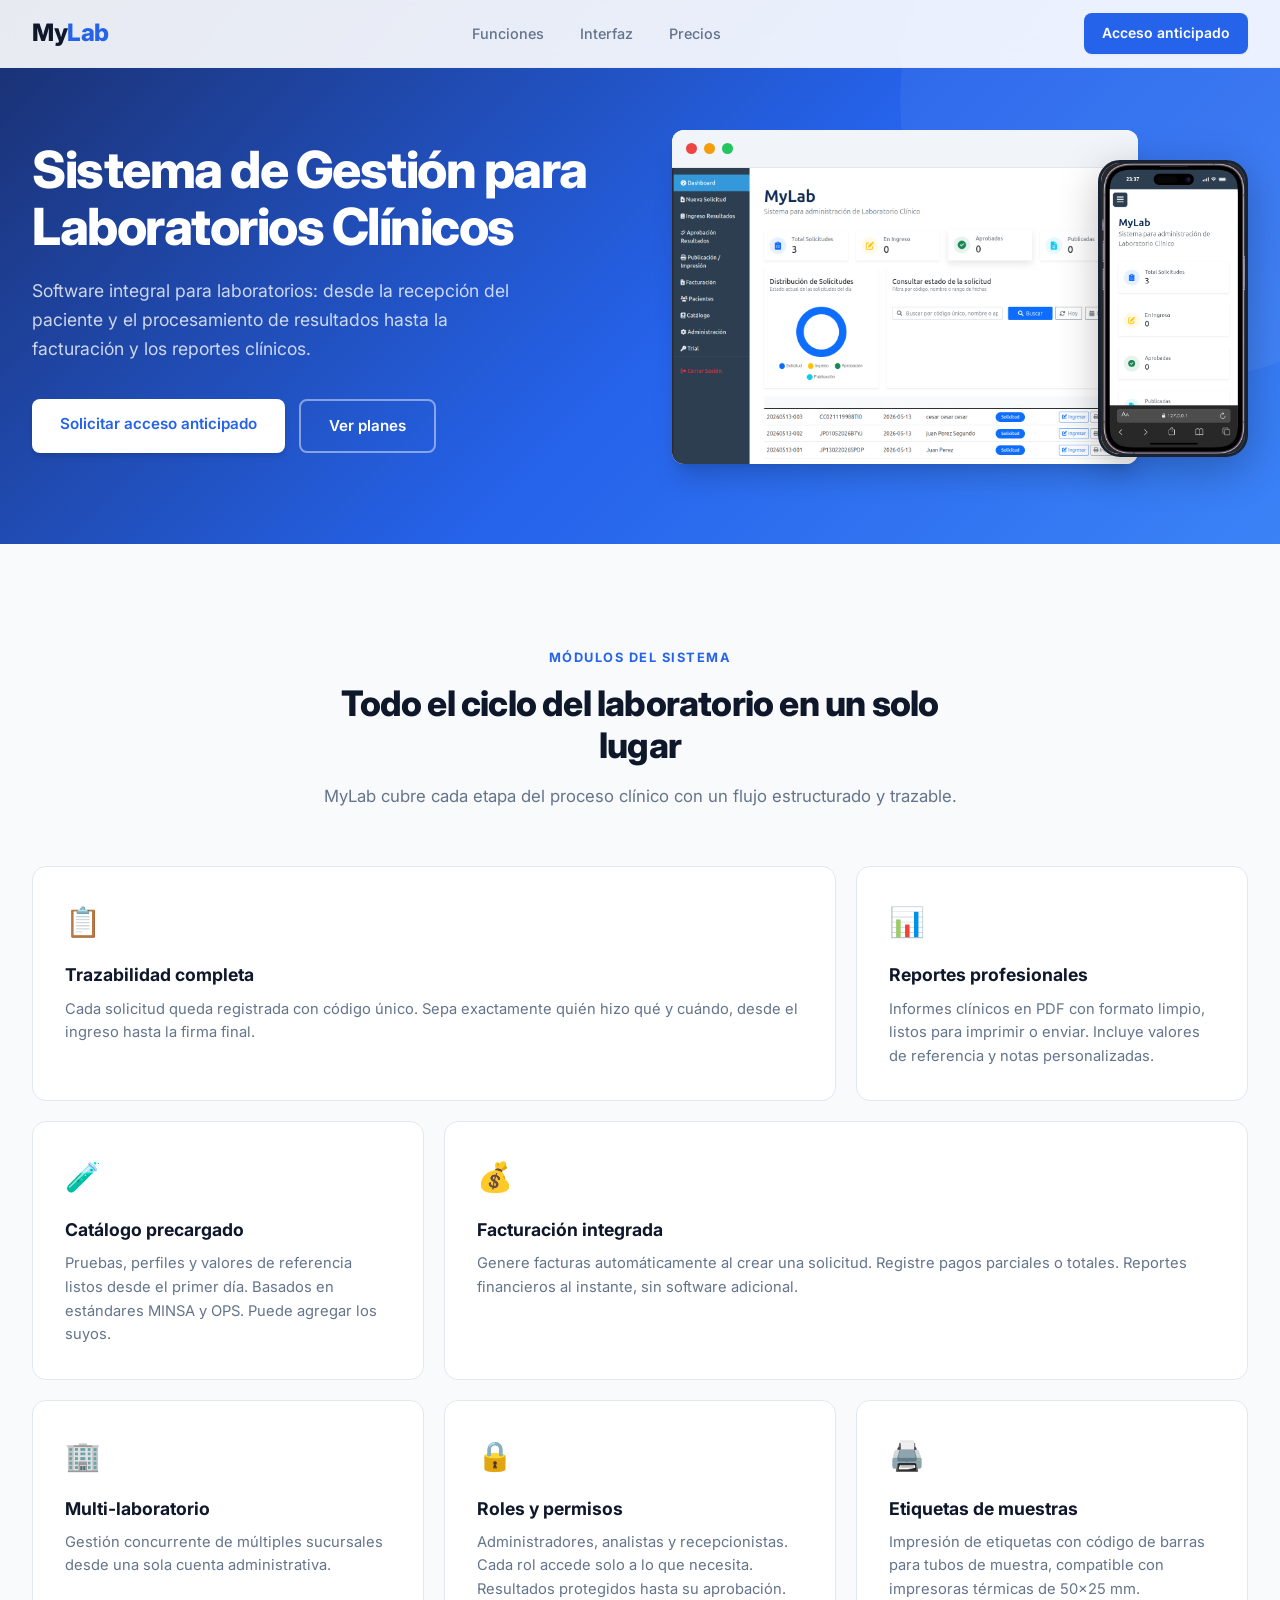
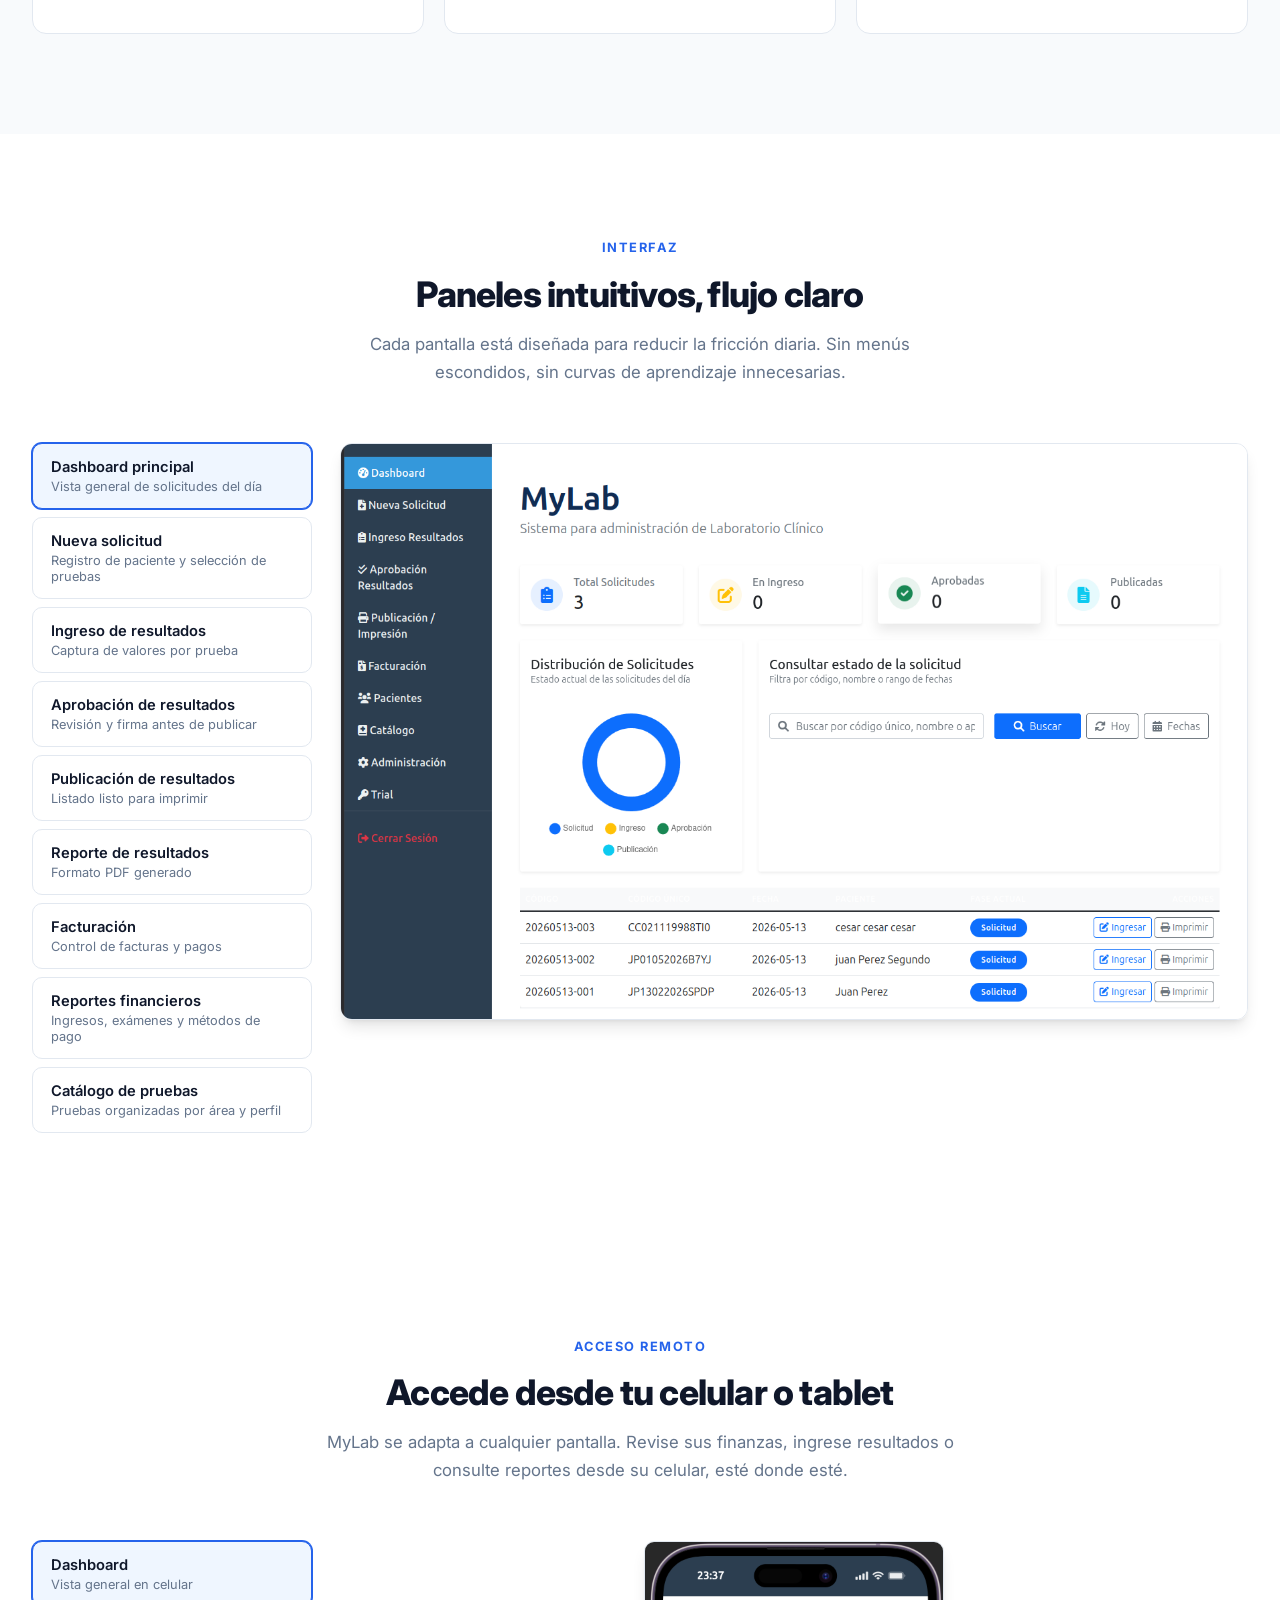
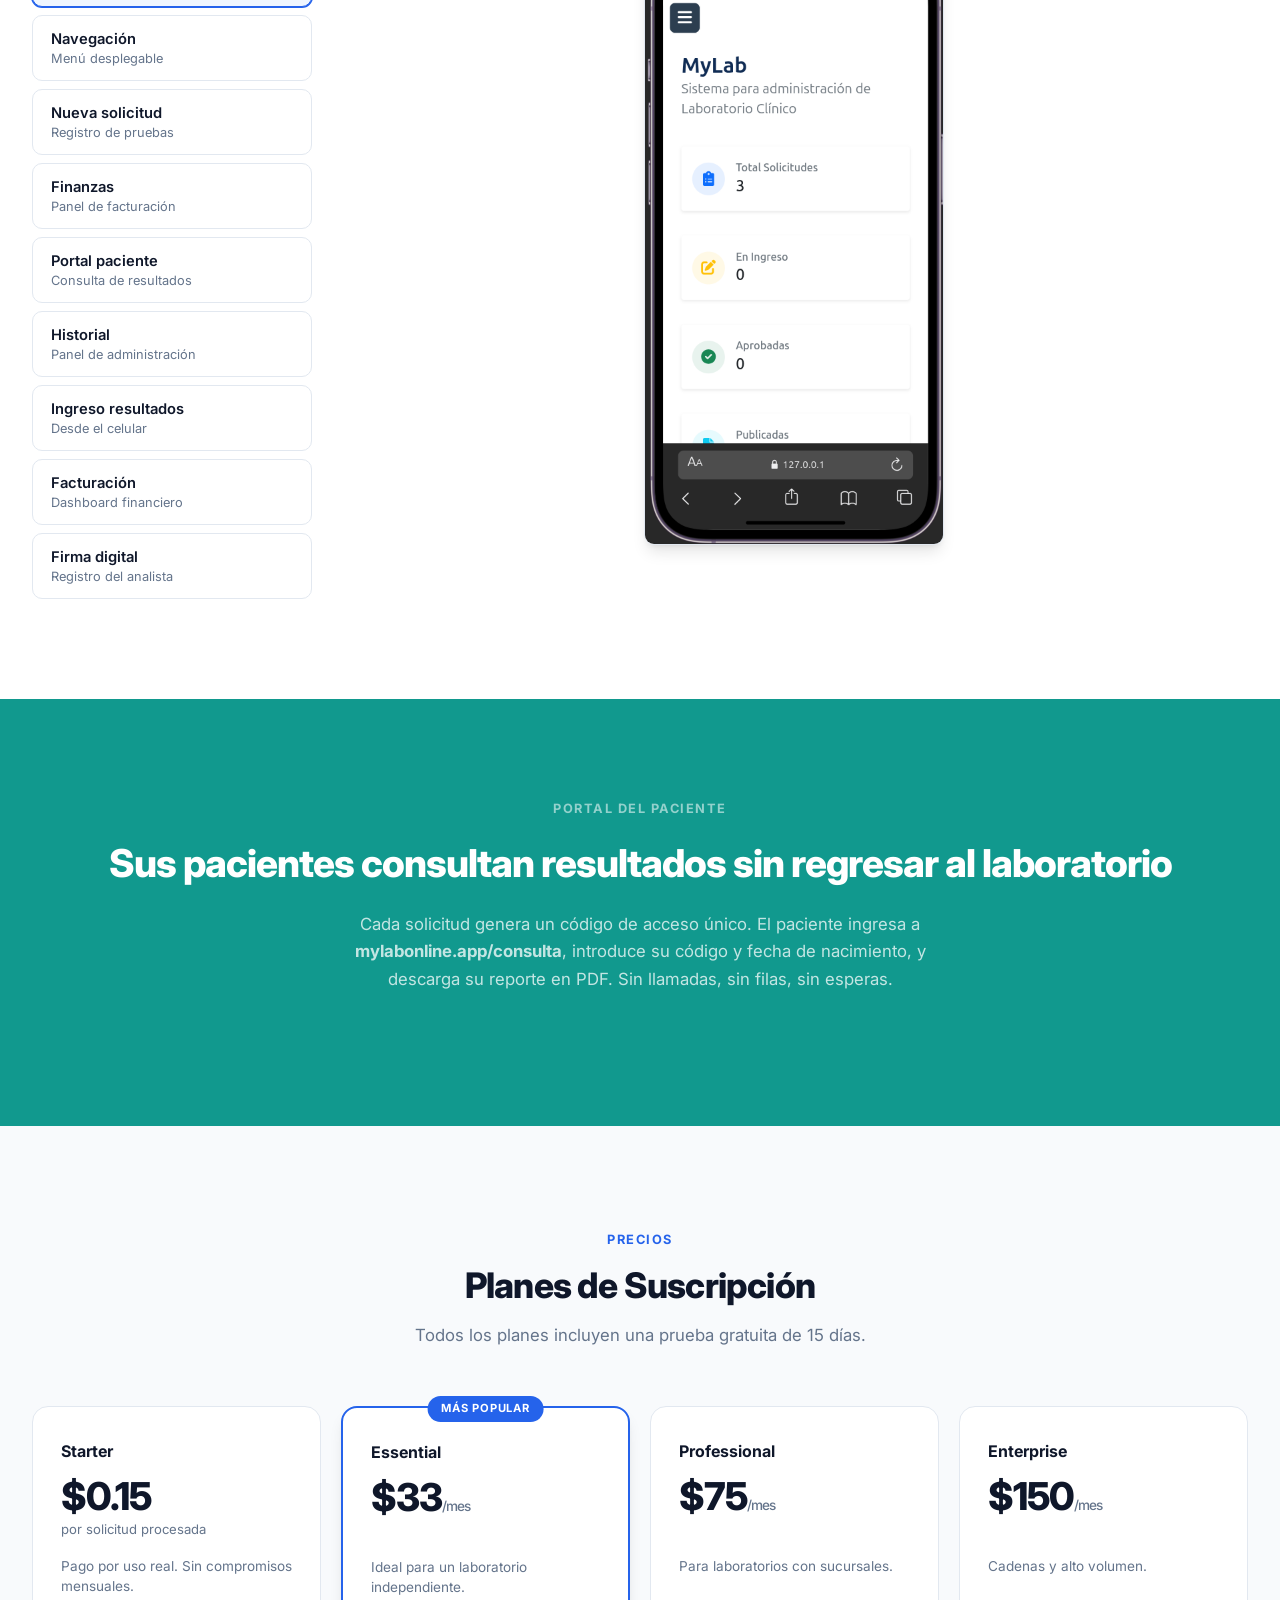
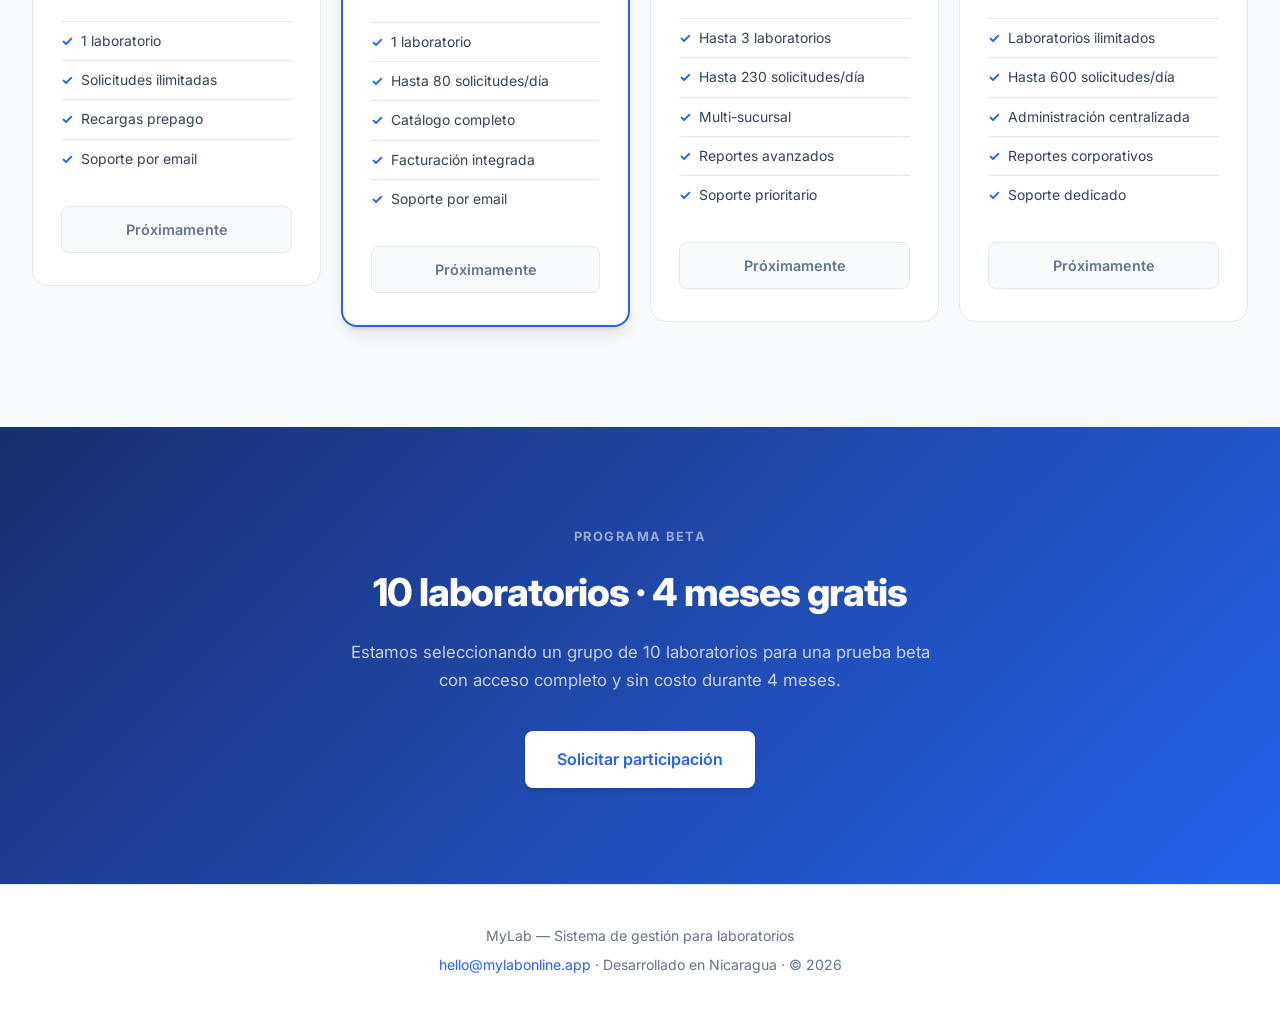
<file: index.html>
<!doctype html>
<html lang="es">
    <head>
        <meta charset="UTF-8" />
        <meta name="viewport" content="width=device-width, initial-scale=1.0" />
        <title>MyLab — Sistema de Gestión para Laboratorios Clínicos</title>
        <meta
            name="description"
            content="Software para laboratorios clínicos: solicitudes, resultados, facturación y reportes en un solo sistema."
        />
        <link rel="preconnect" href="https://fonts.googleapis.com" />
        <link
            href="https://fonts.googleapis.com/css2?family=Inter:wght@400;500;600;700;800&display=swap"
            rel="stylesheet"
        />
        <link rel="stylesheet" href="css/landing.css" />
    </head>
    <body>
        <!-- ─── NAVBAR ────────────────────────────────────────────── -->
        <nav class="navbar">
            <div class="nav-container">
                <a href="#" class="nav-logo">My<span>Lab</span></a>
                <ul class="nav-links">
                    <li><a href="#funciones">Funciones</a></li>
                    <li><a href="#interfaz">Interfaz</a></li>
                    <li><a href="#precios">Precios</a></li>
                </ul>
                <div class="nav-actions">
                    <a href="#beta" class="btn-primary btn-sm"
                        >Acceso anticipado</a
                    >
                </div>
            </div>
        </nav>

        <!-- ─── HERO ──────────────────────────────────────────────── -->
        <section class="hero">
            <div class="hero-inner">
                <!-- Left: text -->
                <div class="hero-text">
                    <h1>Sistema de Gestión para Laboratorios Clínicos</h1>
                    <p>
                        Software integral para laboratorios: desde la recepción
                        del paciente y el procesamiento de resultados hasta la
                        facturación y los reportes clínicos.
                    </p>
                    <div class="hero-buttons">
                        <a href="#beta" class="btn-primary-white"
                            >Solicitar acceso anticipado</a
                        >
                        <a href="#precios" class="btn-outline">Ver planes</a>
                    </div>
                </div>

                <!-- Right: screenshots -->
                <div class="hero-visual">
                    <div class="browser-frame">
                        <div class="browser-bar">
                            <span class="dot r"></span>
                            <span class="dot y"></span>
                            <span class="dot g"></span>
                        </div>
                        <img
                            src="fig/Captura desde 2026-05-13 17-40-03.png"
                            alt="Dashboard principal de MyLab"
                        />
                    </div>
                    <div class="phone-frame">
                        <img
                            src="fig_cellphone/Captura desde 2026-05-14 23-37-47.png"
                            alt="MyLab en celular"
                        />
                    </div>
                </div>
            </div>
        </section>

        <!-- ─── FEATURES ──────────────────────────────────────────── -->
        <section class="section bg-alt" id="funciones">
            <div class="section-inner">
                <div class="section-header">
                    <span class="section-label">Módulos del sistema</span>
                    <h2 class="section-title">
                        Todo el ciclo del laboratorio en un solo lugar
                    </h2>
                    <p class="section-sub">
                        MyLab cubre cada etapa del proceso clínico con un flujo
                        estructurado y trazable.
                    </p>
                </div>

                <div class="bento-grid">
                    <div class="bento-item wide">
                        <div class="bento-icon">📋</div>
                        <h3>Trazabilidad completa</h3>
                        <p>
                            Cada solicitud queda registrada con código único.
                            Sepa exactamente quién hizo qué y cuándo, desde el
                            ingreso hasta la firma final.
                        </p>
                    </div>
                    <div class="bento-item">
                        <div class="bento-icon">📊</div>
                        <h3>Reportes profesionales</h3>
                        <p>
                            Informes clínicos en PDF con formato limpio, listos
                            para imprimir o enviar. Incluye valores de
                            referencia y notas personalizadas.
                        </p>
                    </div>
                    <div class="bento-item">
                        <div class="bento-icon">🧪</div>
                        <h3>Catálogo precargado</h3>
                        <p>
                            Pruebas, perfiles y valores de referencia listos
                            desde el primer día. Basados en estándares MINSA y
                            OPS. Puede agregar los suyos.
                        </p>
                    </div>
                    <div class="bento-item wide">
                        <div class="bento-icon">💰</div>
                        <h3>Facturación integrada</h3>
                        <p>
                            Genere facturas automáticamente al crear una
                            solicitud. Registre pagos parciales o totales.
                            Reportes financieros al instante, sin software
                            adicional.
                        </p>
                    </div>
                    <div class="bento-item">
                        <div class="bento-icon">🏢</div>
                        <h3>Multi-laboratorio</h3>
                        <p>
                            Gestión concurrente de múltiples sucursales desde
                            una sola cuenta administrativa.
                        </p>
                    </div>
                    <div class="bento-item">
                        <div class="bento-icon">🔒</div>
                        <h3>Roles y permisos</h3>
                        <p>
                            Administradores, analistas y recepcionistas. Cada
                            rol accede solo a lo que necesita. Resultados
                            protegidos hasta su aprobación.
                        </p>
                    </div>
                    <div class="bento-item">
                        <div class="bento-icon">🖨️</div>
                        <h3>Etiquetas de muestras</h3>
                        <p>
                            Impresión de etiquetas con código de barras para
                            tubos de muestra, compatible con impresoras térmicas
                            de 50×25 mm.
                        </p>
                    </div>
                </div>
            </div>
        </section>

        <!-- ─── SCREENSHOTS (tabs) ────────────────────────────────── -->
        <section class="section" id="interfaz">
            <div class="section-inner">
                <div class="section-header">
                    <span class="section-label">Interfaz</span>
                    <h2 class="section-title">
                        Paneles intuitivos, flujo claro
                    </h2>
                    <p class="section-sub">
                        Cada pantalla está diseñada para reducir la fricción
                        diaria. Sin menús escondidos, sin curvas de aprendizaje
                        innecesarias.
                    </p>
                </div>

                <div class="tabs-wrap">
                    <div class="tabs-list">
                        <button
                            class="tab-btn active"
                            onclick="openTab(event, 's0')"
                        >
                            <strong>Dashboard principal</strong>
                            <span>Vista general de solicitudes del día</span>
                        </button>
                        <button class="tab-btn" onclick="openTab(event, 's1')">
                            <strong>Nueva solicitud</strong>
                            <span
                                >Registro de paciente y selección de
                                pruebas</span
                            >
                        </button>
                        <button class="tab-btn" onclick="openTab(event, 's2')">
                            <strong>Ingreso de resultados</strong>
                            <span>Captura de valores por prueba</span>
                        </button>
                        <button class="tab-btn" onclick="openTab(event, 's3')">
                            <strong>Aprobación de resultados</strong>
                            <span>Revisión y firma antes de publicar</span>
                        </button>
                        <button class="tab-btn" onclick="openTab(event, 's4')">
                            <strong>Publicación de resultados</strong>
                            <span>Listado listo para imprimir</span>
                        </button>
                        <button class="tab-btn" onclick="openTab(event, 's5')">
                            <strong>Reporte de resultados</strong>
                            <span>Formato PDF generado</span>
                        </button>
                        <button class="tab-btn" onclick="openTab(event, 's6')">
                            <strong>Facturación</strong>
                            <span>Control de facturas y pagos</span>
                        </button>
                        <button class="tab-btn" onclick="openTab(event, 's7')">
                            <strong>Reportes financieros</strong>
                            <span>Ingresos, exámenes y métodos de pago</span>
                        </button>
                        <button class="tab-btn" onclick="openTab(event, 's8')">
                            <strong>Catálogo de pruebas</strong>
                            <span>Pruebas organizadas por área y perfil</span>
                        </button>
                    </div>

                    <div class="tabs-content">
                        <div id="s0" class="tab-panel active">
                            <img
                                src="fig/Captura desde 2026-05-13 17-40-03.png"
                                alt="Dashboard"
                            />
                        </div>
                        <div id="s1" class="tab-panel">
                            <img
                                src="fig/Captura desde 2026-05-13 17-40-38.png"
                                alt="Nueva solicitud"
                            />
                        </div>
                        <div id="s2" class="tab-panel">
                            <img
                                src="fig/Captura desde 2026-05-13 17-41-01.png"
                                alt="Ingreso de resultados"
                            />
                        </div>
                        <div id="s3" class="tab-panel">
                            <img
                                src="fig/Captura desde 2026-05-13 17-42-06.png"
                                alt="Aprobación"
                            />
                        </div>
                        <div id="s4" class="tab-panel">
                            <img
                                src="fig/Captura desde 2026-05-13 17-42-24.png"
                                alt="Publicación"
                            />
                        </div>
                        <div id="s5" class="tab-panel">
                            <img
                                src="fig/Captura desde 2026-05-13 17-42-59.png"
                                alt="Reporte PDF"
                            />
                        </div>
                        <div id="s6" class="tab-panel">
                            <img
                                src="fig/Captura desde 2026-05-13 17-43-16.png"
                                alt="Facturación"
                            />
                        </div>
                        <div id="s7" class="tab-panel">
                            <img
                                src="fig/Captura desde 2026-05-13 17-43-34.png"
                                alt="Reportes financieros"
                            />
                        </div>
                        <div id="s8" class="tab-panel">
                            <img
                                src="fig/Captura desde 2026-05-13 17-44-01.png"
                                alt="Catálogo"
                            />
                        </div>
                    </div>
                </div>
            </div>
        </section>

        <!-- ─── MOBILE ──────────────────────────────────────────────── -->
        <section class="section" id="mobile">
            <div class="section-inner">
                <div class="section-header">
                    <span class="section-label">Acceso remoto</span>
                    <h2 class="section-title">
                        Accede desde tu celular o tablet
                    </h2>
                    <p class="section-sub">
                        MyLab se adapta a cualquier pantalla. Revise sus
                        finanzas, ingrese resultados o consulte reportes desde
                        su celular, esté donde esté.
                    </p>
                </div>

                <div class="tabs-wrap">
                    <div class="tabs-list">
                        <button
                            class="tab-btn active"
                            onclick="openTab2(event, 'm0')"
                        >
                            <strong>Dashboard</strong
                            ><span>Vista general en celular</span>
                        </button>
                        <button class="tab-btn" onclick="openTab2(event, 'm1')">
                            <strong>Navegación</strong
                            ><span>Menú desplegable</span>
                        </button>
                        <button class="tab-btn" onclick="openTab2(event, 'm2')">
                            <strong>Nueva solicitud</strong
                            ><span>Registro de pruebas</span>
                        </button>
                        <button class="tab-btn" onclick="openTab2(event, 'm3')">
                            <strong>Finanzas</strong
                            ><span>Panel de facturación</span>
                        </button>
                        <button class="tab-btn" onclick="openTab2(event, 'm4')">
                            <strong>Portal paciente</strong
                            ><span>Consulta de resultados</span>
                        </button>
                        <button class="tab-btn" onclick="openTab2(event, 'm5')">
                            <strong>Historial</strong
                            ><span>Panel de administración</span>
                        </button>
                        <button class="tab-btn" onclick="openTab2(event, 'm6')">
                            <strong>Ingreso resultados</strong
                            ><span>Desde el celular</span>
                        </button>
                        <button class="tab-btn" onclick="openTab2(event, 'm7')">
                            <strong>Facturación</strong
                            ><span>Dashboard financiero</span>
                        </button>
                        <button class="tab-btn" onclick="openTab2(event, 'm8')">
                            <strong>Firma digital</strong
                            ><span>Registro del analista</span>
                        </button>
                    </div>

                    <div class="tabs-content">
                        <div id="m0" class="tab-panel active">
                            <img
                                src="fig_cellphone/Captura desde 2026-05-14 23-37-47.png"
                                alt="Dashboard móvil"
                            />
                        </div>
                        <div id="m1" class="tab-panel">
                            <img
                                src="fig_cellphone/Captura desde 2026-05-14 23-37-56.png"
                                alt="Menú móvil"
                            />
                        </div>
                        <div id="m2" class="tab-panel">
                            <img
                                src="fig_cellphone/Captura desde 2026-05-14 23-38-26.png"
                                alt="Solicitudes móvil"
                            />
                        </div>
                        <div id="m3" class="tab-panel">
                            <img
                                src="fig_cellphone/Captura desde 2026-05-14 23-38-54.png"
                                alt="Finanzas móvil"
                            />
                        </div>
                        <div id="m4" class="tab-panel">
                            <img
                                src="fig_cellphone/Captura desde 2026-05-14 23-40-06.png"
                                alt="Portal paciente"
                            />
                        </div>
                        <div id="m5" class="tab-panel">
                            <img
                                src="fig_cellphone/Captura desde 2026-05-14 23-41-08.png"
                                alt="Historial paciente"
                            />
                        </div>
                        <div id="m6" class="tab-panel">
                            <img
                                src="fig_cellphone/Captura desde 2026-05-14 23-41-30.png"
                                alt="Ingreso resultados móvil"
                            />
                        </div>
                        <div id="m7" class="tab-panel">
                            <img
                                src="fig_cellphone/Captura desde 2026-05-14 23-42-29.png"
                                alt="Facturación móvil"
                            />
                        </div>
                        <div id="m8" class="tab-panel">
                            <img
                                src="fig_cellphone/Captura desde 2026-05-15 11-54-50.png"
                                alt="Firma digital"
                            />
                        </div>
                    </div>
                </div>
            </div>
        </section>

        <!-- ─── PATIENT PORTAL HIGHLIGHT ──────────────────────────────── -->
        <section class="cta-block" style="background: #11998e">
            <span class="section-label" style="color: rgba(255, 255, 255, 0.55)"
                >Portal del Paciente</span
            >
            <h2>
                Sus pacientes consultan resultados sin regresar al laboratorio
            </h2>
            <p>
                Cada solicitud genera un código de acceso único. El paciente
                ingresa a
                <strong>mylabonline.app/consulta</strong>, introduce su código y
                fecha de nacimiento, y descarga su reporte en PDF. Sin llamadas,
                sin filas, sin esperas.
            </p>
        </section>

        <!-- ─── PRICING ───────────────────────────────────────────── -->
        <section class="section bg-alt" id="precios">
            <div class="section-inner">
                <div class="section-header">
                    <span class="section-label">Precios</span>
                    <h2 class="section-title">Planes de Suscripción</h2>
                    <p class="section-sub">
                        Todos los planes incluyen una prueba gratuita de 15
                        días.
                    </p>
                </div>

                <div class="pricing-grid">
                    <!-- Starter -->
                    <div class="pricing-card">
                        <div class="pricing-name">Starter</div>
                        <div class="pricing-price">$0.15</div>
                        <div class="pricing-unit">por solicitud procesada</div>
                        <div class="pricing-detail">
                            Pago por uso real. Sin compromisos mensuales.
                        </div>
                        <ul class="pricing-features">
                            <li>1 laboratorio</li>
                            <li>Solicitudes ilimitadas</li>
                            <li>Recargas prepago</li>
                            <li>Soporte por email</li>
                        </ul>
                        <span class="pricing-btn muted">Próximamente</span>
                    </div>

                    <!-- Essential -->
                    <div class="pricing-card featured">
                        <div class="pricing-badge">Más Popular</div>
                        <div class="pricing-name">Essential</div>
                        <div class="pricing-price">$33<small>/mes</small></div>
                        <div class="pricing-unit">&nbsp;</div>
                        <div class="pricing-detail">
                            Ideal para un laboratorio independiente.
                        </div>
                        <ul class="pricing-features">
                            <li>1 laboratorio</li>
                            <li>Hasta 80 solicitudes/día</li>
                            <li>Catálogo completo</li>
                            <li>Facturación integrada</li>
                            <li>Soporte por email</li>
                        </ul>
                        <span class="pricing-btn muted">Próximamente</span>
                    </div>

                    <!-- Professional -->
                    <div class="pricing-card">
                        <div class="pricing-name">Professional</div>
                        <div class="pricing-price">$75<small>/mes</small></div>
                        <div class="pricing-unit">&nbsp;</div>
                        <div class="pricing-detail">
                            Para laboratorios con sucursales.
                        </div>
                        <ul class="pricing-features">
                            <li>Hasta 3 laboratorios</li>
                            <li>Hasta 230 solicitudes/día</li>
                            <li>Multi-sucursal</li>
                            <li>Reportes avanzados</li>
                            <li>Soporte prioritario</li>
                        </ul>
                        <span class="pricing-btn muted">Próximamente</span>
                    </div>

                    <!-- Enterprise -->
                    <div class="pricing-card">
                        <div class="pricing-name">Enterprise</div>
                        <div class="pricing-price">$150<small>/mes</small></div>
                        <div class="pricing-unit">&nbsp;</div>
                        <div class="pricing-detail">
                            Cadenas y alto volumen.
                        </div>
                        <ul class="pricing-features">
                            <li>Laboratorios ilimitados</li>
                            <li>Hasta 600 solicitudes/día</li>
                            <li>Administración centralizada</li>
                            <li>Reportes corporativos</li>
                            <li>Soporte dedicado</li>
                        </ul>
                        <span class="pricing-btn muted">Próximamente</span>
                    </div>
                </div>
            </div>
        </section>

        <!-- ─── BETA CTA ───────────────────────────────────────────── -->
        <section class="cta-block" id="beta">
            <span class="section-label" style="color: rgba(255, 255, 255, 0.55)"
                >Programa Beta</span
            >
            <h2>10 laboratorios · 4 meses gratis</h2>
            <p>
                Estamos seleccionando un grupo de 10 laboratorios para una
                prueba beta con acceso completo y sin costo durante 4 meses.
            </p>
            <a
                href="beta.html"
                class="btn-primary-white"
                style="
                    display: inline-block;
                    padding: 16px 32px;
                    font-size: 1rem;
                    font-weight: 600;
                    text-decoration: none;
                    border-radius: 8px;
                "
            >
                Solicitar participación
            </a>
        </section>

        <!-- ─── FOOTER ────────────────────────────────────────────── -->
        <footer class="footer">
            <p>MyLab &mdash; Sistema de gestión para laboratorios</p>
            <p style="margin-top: 6px">
                <a href="mailto:hello@mylabonline.app">hello@mylabonline.app</a>
                &middot; Desarrollado en Nicaragua &middot; &copy; 2026
            </p>
        </footer>

        <script>
            function openTab(evt, id) {
                const tabsWrap = evt.currentTarget.closest(".tabs-wrap");
                tabsWrap
                    .querySelectorAll(".tab-panel")
                    .forEach((p) => p.classList.remove("active"));
                tabsWrap
                    .querySelectorAll(".tab-btn")
                    .forEach((b) => b.classList.remove("active"));
                document.getElementById(id).classList.add("active");
                evt.currentTarget.classList.add("active");
            }
            // openTab2 reuses openTab — same logic, different tab sets
            function openTab2(evt, id) {
                openTab(evt, id);
            }
        </script>
    </body>
</html>
</file>
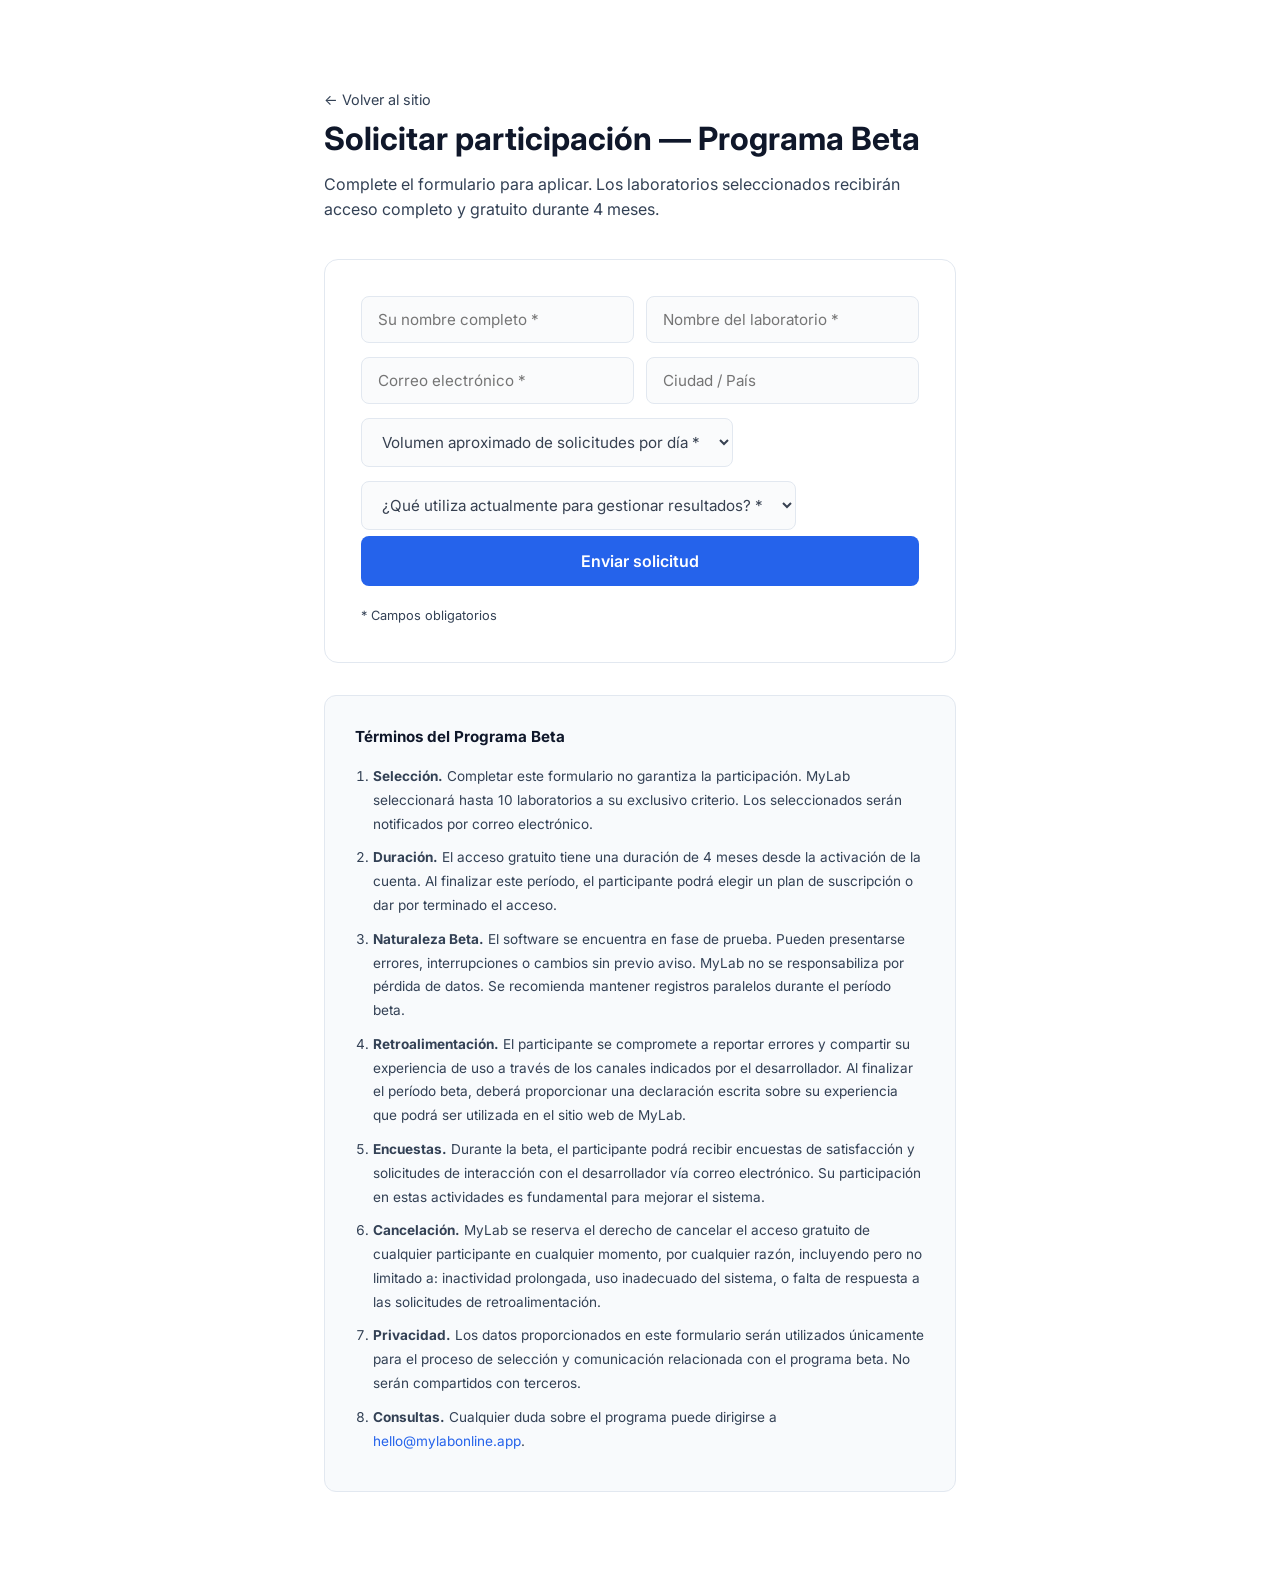
<file: beta.html>
<!DOCTYPE html>
<html lang="es">
<head>
    <meta charset="UTF-8">
    <meta name="viewport" content="width=device-width, initial-scale=1.0">
    <title>Solicitar Beta — MyLab</title>
    <link rel="preconnect" href="https://fonts.googleapis.com">
    <link href="https://fonts.googleapis.com/css2?family=Inter:wght@400;500;600;700&display=swap" rel="stylesheet">
    <link rel="stylesheet" href="css/landing.css">
    <style>
        .beta-page { max-width: 680px; margin: 0 auto; padding: 60px 24px 80px; }
        .beta-page h1 { font-size: 2rem; font-weight: 700; color: var(--navy); margin-bottom: 8px; }
        .beta-page .sub { color: var(--gray); font-size: 1rem; margin-bottom: 36px; }
        .form-card { background: #fff; border: 1px solid var(--border); border-radius: 14px; padding: 36px; margin-bottom: 32px; }
        .form-row { display: flex; gap: 12px; margin-bottom: 14px; flex-wrap: wrap; }
        .form-row input, .form-card select { flex: 1; min-width: 200px; padding: 13px 16px; border: 1.5px solid var(--border); border-radius: 8px; font-size: 0.95rem; font-family: inherit; color: var(--dark); background: #fafbfc; }
        .form-card input:focus, .form-card select:focus { outline: none; border-color: var(--blue); background: #fff; }
        .form-card select { color: #374151; cursor: pointer; }
        .form-card select option:first-child { color: #9ca3af; }
        .btn-submit { width: 100%; padding: 15px; background: var(--blue); color: white; border: none; border-radius: 8px; font-size: 1rem; font-weight: 600; cursor: pointer; font-family: inherit; margin-top: 6px; }
        .btn-submit:hover { background: #1c6ea0; }
        .terms { background: #f8fafc; border: 1px solid var(--border); border-radius: 12px; padding: 28px 30px; font-size: 0.85rem; color: var(--gray); line-height: 1.75; }
        .terms h3 { color: var(--navy); font-size: 0.95rem; margin-bottom: 14px; }
        .terms ol { padding-left: 18px; }
        .terms ol li { margin-bottom: 10px; }
        .terms a { color: var(--blue); }
        .back-link { display: inline-block; margin-top: 28px; color: var(--gray); font-size: 0.9rem; text-decoration: none; }
        .back-link:hover { color: var(--navy); }
        .required-note { font-size: 0.8rem; color: var(--gray); margin-top: 20px; }
    </style>
</head>
<body>

<div class="beta-page">
    <a href="index.html" class="back-link">&larr; Volver al sitio</a>

    <h1>Solicitar participación — Programa Beta</h1>
    <p class="sub">Complete el formulario para aplicar. Los laboratorios seleccionados recibirán acceso completo y gratuito durante 4 meses.</p>

    <div class="form-card">
        <form action="https://formspree.io/f/xgodbnyy" method="POST">
            <div class="form-row">
                <input type="text" name="nombre" placeholder="Su nombre completo *" required>
                <input type="text" name="laboratorio" placeholder="Nombre del laboratorio *" required>
            </div>
            <div class="form-row">
                <input type="email" name="email" placeholder="Correo electrónico *" required>
                <input type="text" name="ciudad" placeholder="Ciudad / País">
            </div>
            <select name="volumen" required>
                <option value="">Volumen aproximado de solicitudes por día *</option>
                <option value="1-20">1 – 20 solicitudes</option>
                <option value="21-50">21 – 50 solicitudes</option>
                <option value="51-100">51 – 100 solicitudes</option>
                <option value="100+">Más de 100 solicitudes</option>
            </select>
            <div style="margin:14px 0;"></div>
            <select name="sistema_actual" required>
                <option value="">¿Qué utiliza actualmente para gestionar resultados? *</option>
                <option value="papel">Papel / Escritura manual</option>
                <option value="excel">Excel / Hojas de cálculo</option>
                <option value="software">Otro software de laboratorio</option>
                <option value="nada">Nada — estoy empezando</option>
            </select>
            <button type="submit" class="btn-submit">Enviar solicitud</button>
            <p class="required-note">* Campos obligatorios</p>
        </form>
    </div>

    <div class="terms">
        <h3>Términos del Programa Beta</h3>
        <ol>
            <li><strong>Selección.</strong> Completar este formulario no garantiza la participación. MyLab seleccionará hasta 10 laboratorios a su exclusivo criterio. Los seleccionados serán notificados por correo electrónico.</li>
            <li><strong>Duración.</strong> El acceso gratuito tiene una duración de 4 meses desde la activación de la cuenta. Al finalizar este período, el participante podrá elegir un plan de suscripción o dar por terminado el acceso.</li>
            <li><strong>Naturaleza Beta.</strong> El software se encuentra en fase de prueba. Pueden presentarse errores, interrupciones o cambios sin previo aviso. MyLab no se responsabiliza por pérdida de datos. Se recomienda mantener registros paralelos durante el período beta.</li>
            <li><strong>Retroalimentación.</strong> El participante se compromete a reportar errores y compartir su experiencia de uso a través de los canales indicados por el desarrollador. Al finalizar el período beta, deberá proporcionar una declaración escrita sobre su experiencia que podrá ser utilizada en el sitio web de MyLab.</li>
            <li><strong>Encuestas.</strong> Durante la beta, el participante podrá recibir encuestas de satisfacción y solicitudes de interacción con el desarrollador vía correo electrónico. Su participación en estas actividades es fundamental para mejorar el sistema.</li>
            <li><strong>Cancelación.</strong> MyLab se reserva el derecho de cancelar el acceso gratuito de cualquier participante en cualquier momento, por cualquier razón, incluyendo pero no limitado a: inactividad prolongada, uso inadecuado del sistema, o falta de respuesta a las solicitudes de retroalimentación.</li>
            <li><strong>Privacidad.</strong> Los datos proporcionados en este formulario serán utilizados únicamente para el proceso de selección y comunicación relacionada con el programa beta. No serán compartidos con terceros.</li>
            <li><strong>Consultas.</strong> Cualquier duda sobre el programa puede dirigirse a <a href="mailto:hello@mylabonline.app">hello@mylabonline.app</a>.</li>
        </ol>
    </div>
</div>

</body>
</html>
</file>
<file: css/landing.css>
/* MyLab Landing — v3 */
:root {
    --navy: #0f172a;
    --blue: #2563eb;
    --blue-hover: #1d4ed8;
    --blue-light: #eff6ff;
    --text-main: #334155;
    --text-muted: #64748b;
    --bg-white: #ffffff;
    --bg-alt: #f8fafc;
    --border: #e2e8f0;

    --shadow-sm: 0 1px 2px 0 rgb(0 0 0 / 0.05);
    --shadow-md:
        0 4px 6px -1px rgb(0 0 0 / 0.1), 0 2px 4px -2px rgb(0 0 0 / 0.1);
    --shadow-lg:
        0 10px 15px -3px rgb(0 0 0 / 0.1), 0 4px 6px -4px rgb(0 0 0 / 0.1);
    --shadow-xl:
        0 20px 25px -5px rgb(0 0 0 / 0.15), 0 8px 10px -6px rgb(0 0 0 / 0.1);
}

* {
    margin: 0;
    padding: 0;
    box-sizing: border-box;
}

html {
    scroll-behavior: smooth;
    scroll-padding-top: 72px;
}

body {
    font-family:
        "Inter",
        -apple-system,
        BlinkMacSystemFont,
        "Segoe UI",
        sans-serif;
    color: var(--text-main);
    background: var(--bg-white);
    line-height: 1.6;
    -webkit-font-smoothing: antialiased;
}

ul {
    list-style: none;
}
a {
    text-decoration: none;
    color: inherit;
}

/* ── BUTTONS ─────────────────────────────────────────────────── */
.btn-primary {
    display: inline-block;
    background: var(--blue);
    color: #fff;
    padding: 13px 28px;
    border-radius: 8px;
    font-weight: 600;
    font-size: 0.95rem;
    border: none;
    cursor: pointer;
    transition:
        background 0.2s,
        transform 0.15s,
        box-shadow 0.15s;
    box-shadow: var(--shadow-sm);
}
.btn-primary:hover {
    background: var(--blue-hover);
    transform: translateY(-1px);
    box-shadow: var(--shadow-md);
}
/* white variant for dark backgrounds */
.btn-primary-white {
    display: inline-block;
    background: #fff;
    color: var(--blue);
    padding: 13px 28px;
    border-radius: 8px;
    font-weight: 600;
    font-size: 0.95rem;
    border: none;
    cursor: pointer;
    transition: all 0.2s;
    box-shadow: var(--shadow-md);
}
.btn-primary-white:hover {
    background: #f0f9ff;
    transform: translateY(-1px);
    box-shadow: var(--shadow-lg);
}

.btn-outline {
    display: inline-block;
    background: transparent;
    color: #fff;
    padding: 13px 28px;
    border-radius: 8px;
    font-weight: 600;
    font-size: 0.95rem;
    border: 2px solid rgba(255, 255, 255, 0.45);
    cursor: pointer;
    transition: all 0.2s;
}
.btn-outline:hover {
    background: rgba(255, 255, 255, 0.1);
    border-color: rgba(255, 255, 255, 0.7);
}

.btn-outline-dark {
    display: inline-block;
    background: transparent;
    color: var(--navy);
    padding: 13px 28px;
    border-radius: 8px;
    font-weight: 600;
    font-size: 0.95rem;
    border: 1.5px solid var(--border);
    cursor: pointer;
    transition: all 0.2s;
}
.btn-outline-dark:hover {
    border-color: #94a3b8;
    background: var(--bg-alt);
}

.btn-sm {
    padding: 9px 18px;
    font-size: 0.875rem;
}
.w-100 {
    width: 100%;
    text-align: center;
    display: block;
}

/* ── NAVBAR ──────────────────────────────────────────────────── */
.navbar {
    position: fixed;
    top: 0;
    left: 0;
    right: 0;
    z-index: 1000;
    background: rgba(255, 255, 255, 0.9);
    backdrop-filter: blur(14px);
    -webkit-backdrop-filter: blur(14px);
    border-bottom: 1px solid rgba(226, 232, 240, 0.7);
    height: 68px;
}
.nav-container {
    max-width: 1280px;
    margin: 0 auto;
    padding: 0 32px;
    height: 100%;
    display: flex;
    align-items: center;
    justify-content: space-between;
}
.nav-logo {
    font-size: 1.5rem;
    font-weight: 800;
    color: var(--navy);
    letter-spacing: -0.5px;
}
.nav-logo span {
    color: var(--blue);
}

.nav-links {
    display: flex;
    gap: 36px;
}
.nav-links a {
    font-size: 0.9rem;
    font-weight: 500;
    color: var(--text-muted);
    transition: color 0.2s;
}
.nav-links a:hover {
    color: var(--navy);
}
.nav-actions {
    display: flex;
    align-items: center;
}

/* ── HERO ────────────────────────────────────────────────────── */
/* Full-bleed gradient — text left, mockup right */
.hero {
    /* gradient like the reference: deep blue → slightly lighter blue */
    background: linear-gradient(135deg, #1a2f6e 0%, #2563eb 55%, #3b82f6 100%);
    padding: 130px 32px 80px;
    overflow: hidden;
    position: relative;
}

/* subtle decorative circle */
.hero::before {
    content: "";
    position: absolute;
    top: -180px;
    right: -180px;
    width: 560px;
    height: 560px;
    border-radius: 50%;
    background: rgba(255, 255, 255, 0.05);
    pointer-events: none;
}

.hero-inner {
    max-width: 1280px;
    margin: 0 auto;
    display: grid;
    grid-template-columns: 1fr 1fr;
    gap: 64px;
    align-items: center;
}

.hero-text {
    color: #fff;
}

.hero-text h1 {
    font-size: 3.2rem;
    font-weight: 800;
    line-height: 1.12;
    letter-spacing: -1.5px;
    margin-bottom: 20px;
}

.hero-text p {
    font-size: 1.1rem;
    color: rgba(255, 255, 255, 0.78);
    line-height: 1.65;
    margin-bottom: 36px;
    max-width: 480px;
}

.hero-buttons {
    display: flex;
    gap: 14px;
    flex-wrap: wrap;
}

/* screenshot card inside hero */
.hero-visual {
    position: relative;
}
.browser-frame {
    background: #fff;
    border-radius: 12px;
    box-shadow: var(--shadow-xl);
    overflow: hidden;
}
.browser-bar {
    background: #f1f5f9;
    height: 38px;
    border-bottom: 1px solid var(--border);
    display: flex;
    align-items: center;
    padding: 0 14px;
    gap: 7px;
}
.dot {
    width: 11px;
    height: 11px;
    border-radius: 50%;
}
.dot.r {
    background: #ef4444;
}
.dot.y {
    background: #f59e0b;
}
.dot.g {
    background: #22c55e;
}
.browser-frame img {
    width: 100%;
    display: block;
}

/* ── SECTION SHARED ──────────────────────────────────────────── */
.section {
    padding: 100px 32px;
}
.bg-alt {
    background: var(--bg-alt);
}

.section-inner {
    max-width: 1280px;
    margin: 0 auto;
}

.section-header {
    max-width: 640px;
    margin: 0 auto 56px;
    text-align: center;
}
.section-label {
    display: inline-block;
    color: var(--blue);
    font-size: 0.8rem;
    font-weight: 700;
    text-transform: uppercase;
    letter-spacing: 1.5px;
    margin-bottom: 14px;
}
.section-title {
    font-size: 2.2rem;
    font-weight: 800;
    color: var(--navy);
    letter-spacing: -0.8px;
    margin-bottom: 16px;
    line-height: 1.2;
}
.section-sub {
    font-size: 1.05rem;
    color: var(--text-muted);
    line-height: 1.65;
}

/* ── FEATURES (bento grid) ───────────────────────────────────── */
.bento-grid {
    display: grid;
    grid-template-columns: repeat(3, 1fr);
    gap: 20px;
}
.bento-item {
    background: var(--bg-white);
    border: 1px solid var(--border);
    border-radius: 14px;
    padding: 32px;
    transition:
        box-shadow 0.25s,
        transform 0.25s;
}
.bento-item:hover {
    box-shadow: var(--shadow-md);
    transform: translateY(-2px);
}
.bento-item.wide {
    grid-column: span 2;
}

.bento-icon {
    font-size: 1.8rem;
    margin-bottom: 16px;
}
.bento-item h3 {
    font-size: 1.1rem;
    font-weight: 700;
    color: var(--navy);
    margin-bottom: 8px;
}
.bento-item p {
    font-size: 0.92rem;
    color: var(--text-muted);
    line-height: 1.6;
}

/* ── TABS (screenshots) ──────────────────────────────────────── */
.tabs-wrap {
    display: grid;
    grid-template-columns: 280px 1fr;
    gap: 28px;
    align-items: start;
}
.tabs-list {
    display: flex;
    flex-direction: column;
    gap: 8px;
}
.tab-btn {
    text-align: left;
    padding: 14px 18px;
    background: var(--bg-white);
    border: 1px solid var(--border);
    border-radius: 10px;
    cursor: pointer;
    transition: all 0.2s;
    font-family: inherit;
}
.tab-btn strong {
    display: block;
    font-size: 0.92rem;
    color: var(--navy);
    margin-bottom: 2px;
    font-weight: 600;
}
.tab-btn span {
    font-size: 0.8rem;
    color: var(--text-muted);
}
.tab-btn:hover {
    border-color: #94a3b8;
}
.tab-btn.active {
    border-color: var(--blue);
    background: var(--blue-light);
    box-shadow: 0 0 0 1px var(--blue);
}
.tab-panel {
    display: none;
}
.tab-panel.active {
    display: block;
}
.tab-panel img {
    width: 100%;
    display: block;
    border-radius: 12px;
    border: 1px solid var(--border);
    box-shadow: var(--shadow-lg);
}

@keyframes fadeIn {
    from {
        opacity: 0;
        transform: translateY(8px);
    }
    to {
        opacity: 1;
        transform: translateY(0);
    }
}
.tab-panel.active {
    animation: fadeIn 0.3s ease;
}

/* ── PRICING ─────────────────────────────────────────────────── */
.pricing-grid {
    display: grid;
    grid-template-columns: repeat(4, 1fr);
    gap: 20px;
    align-items: start;
}
.pricing-card {
    background: var(--bg-white);
    border: 1px solid var(--border);
    border-radius: 16px;
    padding: 32px 28px;
    position: relative;
    transition:
        box-shadow 0.25s,
        transform 0.25s;
}
.pricing-card:hover {
    box-shadow: var(--shadow-md);
    transform: translateY(-2px);
}
.pricing-card.featured {
    border: 2px solid var(--blue);
    box-shadow: var(--shadow-lg);
}
.pricing-badge {
    position: absolute;
    top: -12px;
    left: 50%;
    transform: translateX(-50%);
    background: var(--blue);
    color: #fff;
    font-size: 0.7rem;
    font-weight: 700;
    letter-spacing: 0.8px;
    padding: 4px 14px;
    border-radius: 20px;
    text-transform: uppercase;
    white-space: nowrap;
}
.pricing-name {
    font-size: 1rem;
    font-weight: 700;
    color: var(--navy);
    margin-bottom: 12px;
}
.pricing-price {
    font-size: 2.4rem;
    font-weight: 800;
    color: var(--navy);
    letter-spacing: -1px;
    margin-bottom: 4px;
    line-height: 1;
}
.pricing-price small {
    font-size: 0.85rem;
    font-weight: 500;
    color: var(--text-muted);
}
.pricing-unit {
    font-size: 0.82rem;
    color: var(--text-muted);
    margin-bottom: 16px;
}
.pricing-detail {
    font-size: 0.85rem;
    color: var(--text-muted);
    margin-bottom: 24px;
    min-height: 38px;
    line-height: 1.5;
}
.pricing-features {
    margin-bottom: 28px;
    font-size: 0.87rem;
    color: var(--text-main);
}
.pricing-features li {
    padding: 8px 0;
    border-top: 1px solid var(--border);
    display: flex;
    align-items: flex-start;
    gap: 8px;
}
.pricing-features li::before {
    content: "✓";
    color: var(--blue);
    font-weight: 700;
    flex-shrink: 0;
}
.pricing-btn {
    display: block;
    width: 100%;
    text-align: center;
    padding: 11px 0;
    border-radius: 8px;
    font-size: 0.9rem;
    font-weight: 600;
    transition: all 0.2s;
    cursor: default;
}
.pricing-btn.filled {
    background: var(--blue);
    color: #fff;
}
.pricing-btn.muted {
    background: var(--bg-alt);
    color: var(--text-muted);
    border: 1px solid var(--border);
}

/* ── CTA ─────────────────────────────────────────────────────── */
.cta-block {
    background: linear-gradient(135deg, #1a2f6e 0%, #2563eb 100%);
    padding: 96px 32px;
    text-align: center;
    color: #fff;
}
.cta-block h2 {
    font-size: 2.4rem;
    font-weight: 800;
    letter-spacing: -1px;
    margin-bottom: 16px;
}
.cta-block p {
    font-size: 1.05rem;
    color: rgba(255, 255, 255, 0.75);
    max-width: 600px;
    margin: 0 auto 36px;
    line-height: 1.65;
}
.cta-form {
    display: flex;
    gap: 12px;
    max-width: 520px;
    margin: 0 auto;
}
.cta-form input {
    flex: 1;
    padding: 14px 20px;
    border-radius: 8px;
    border: 1px solid rgba(255, 255, 255, 0.2);
    background: rgba(255, 255, 255, 0.12);
    color: #fff;
    font-size: 0.95rem;
    font-family: inherit;
    transition: border-color 0.2s;
}
.cta-form input::placeholder {
    color: rgba(255, 255, 255, 0.5);
}
.cta-form input:focus {
    outline: none;
    border-color: rgba(255, 255, 255, 0.6);
    background: rgba(255, 255, 255, 0.18);
}
.cta-note {
    margin-top: 16px;
    font-size: 0.82rem;
    color: rgba(255, 255, 255, 0.45);
}

/* ── FOOTER ──────────────────────────────────────────────────── */
.footer {
    background: var(--bg-white);
    border-top: 1px solid var(--border);
    padding: 40px 32px;
    text-align: center;
    color: var(--text-muted);
    font-size: 0.88rem;
}
.footer a {
    color: var(--blue);
}
.footer a:hover {
    text-decoration: underline;
}

/* ── Phone frame (hero) ─────────────────────────────────── */
.hero-visual {
    display: flex;
    align-items: flex-start;
    justify-content: center;
    gap: -20px;
}
.phone-frame {
    width: 150px;
    flex-shrink: 0;
    border-radius: 22px;
    overflow: hidden;
    border: 3px solid #1a2332;
    box-shadow: 0 12px 40px rgba(0, 0, 0, 0.25);
    margin-left: -40px;
    margin-top: 30px;
    z-index: 2;
}
.phone-frame img {
    width: 100%;
    display: block;
}

/* ── Mobile tab images ──────────────────────────────────── */
#mobile .tab-panel img {
    max-width: 300px;
    width: auto;
    display: block;
    margin: 0 auto;
    border-radius: 10px;
}

/* ── RESPONSIVE ──────────────────────────────────────────────── */
@media (max-width: 1100px) {
    .pricing-grid {
        grid-template-columns: 1fr 1fr;
        gap: 20px;
    }
    .bento-grid {
        grid-template-columns: 1fr 1fr;
    }
    .bento-item.wide {
        grid-column: span 1;
    }
}

@media (max-width: 900px) {
    .hero-inner {
        grid-template-columns: 1fr;
        gap: 48px;
        text-align: center;
    }
    .hero-text p {
        max-width: 100%;
    }
    .hero-buttons {
        justify-content: center;
    }
    .tabs-wrap {
        grid-template-columns: 1fr;
    }
    .tabs-list {
        flex-direction: row;
        overflow-x: auto;
        gap: 8px;
        padding-bottom: 8px;
    }
    .tab-btn {
        min-width: 220px;
    }
}

@media (max-width: 640px) {
    .hero {
        padding: 110px 20px 60px;
    }
    .hero-text h1 {
        font-size: 2.4rem;
        letter-spacing: -1px;
    }
    .section {
        padding: 72px 20px;
    }
    .bento-grid {
        grid-template-columns: 1fr;
    }
    .pricing-grid {
        grid-template-columns: 1fr;
        max-width: 380px;
        margin: 0 auto;
    }
    .cta-form {
        flex-direction: column;
    }
    .nav-links {
        display: none;
    }
    .nav-container {
        padding: 0 20px;
    }
}
</file>
